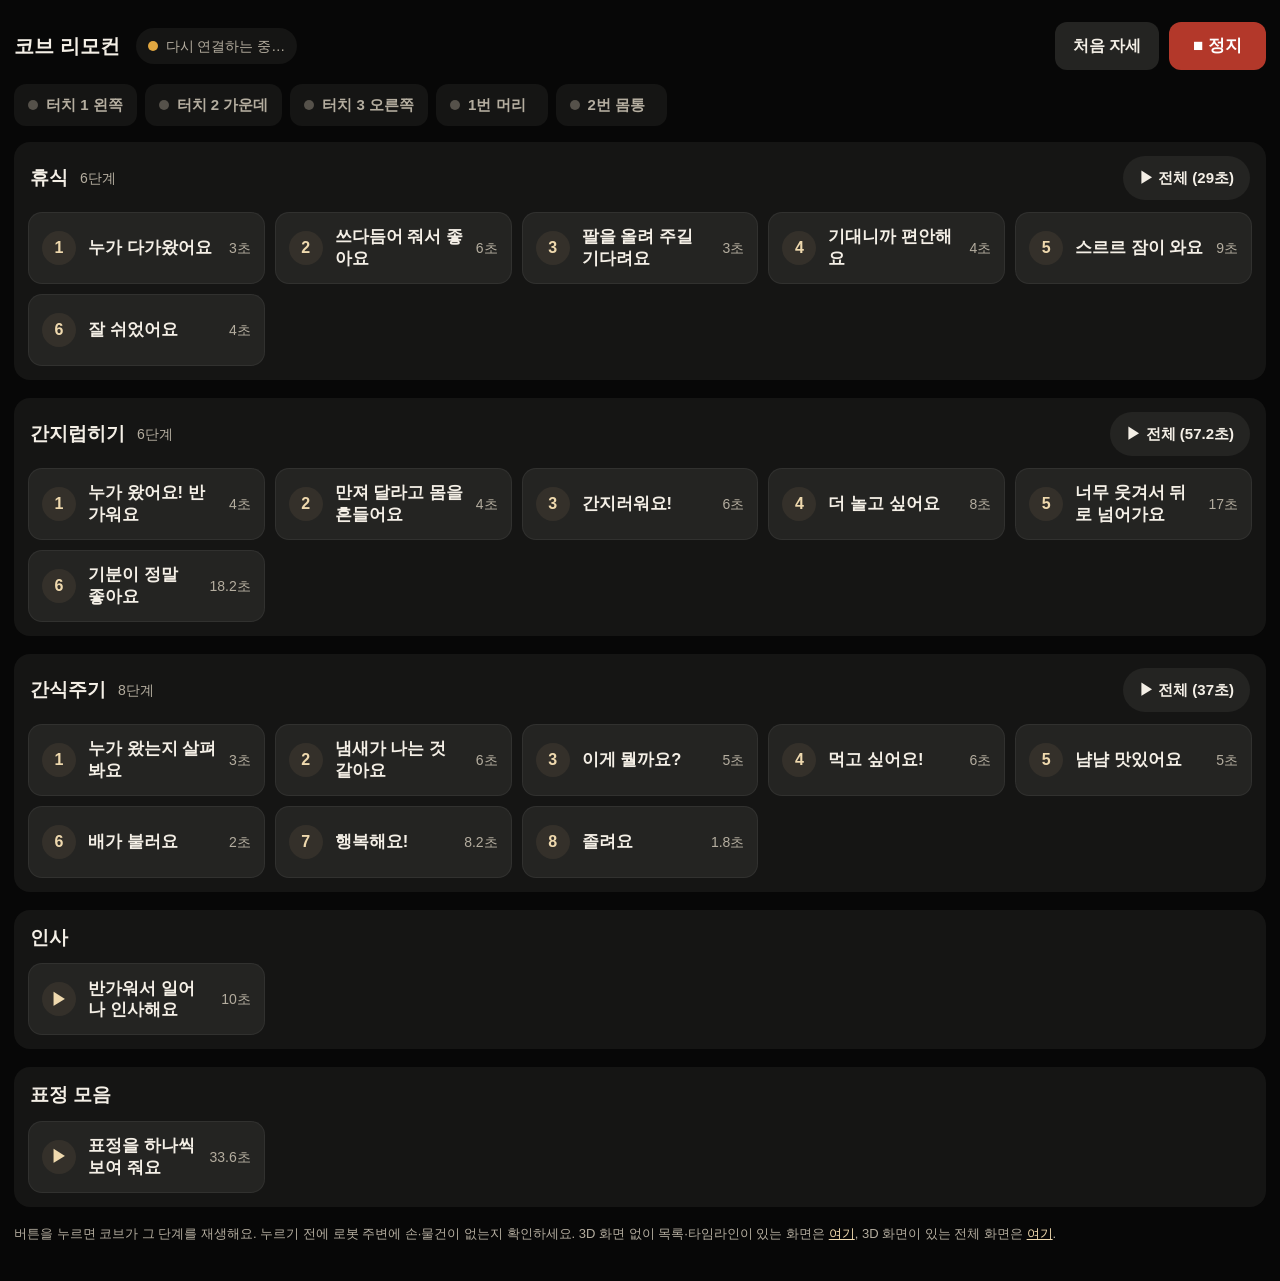
<file: ipad/remote.html>
<!doctype html>
<html lang="ko">
<head>
<meta charset="utf-8">
<meta name="viewport" content="width=device-width, initial-scale=1, viewport-fit=cover">
<title>코브 리모컨</title>
<meta name="apple-mobile-web-app-capable" content="yes">
<meta name="apple-mobile-web-app-title" content="코브">
<!-- 아이패드용 코브 리모컨 (/ipad): 3D 화면 없이 시나리오의 단계 버튼만. 누르면 코브가 그 단계 동작(코브에 넣어 둔 모션 파일)을 직접 재생한다.
     연결: 부스 브로커 ws://192.168.1.232:9001, 로봇 robot2 (주소 뒤 ?broker=ws://…&robot=… 로 바꿀 수 있다). 3D 화면이 있는 전체 화면은 주소 끝의 /ipad 를 빼면 된다 -->
<style>
:root{--bg:#070707;--panel:#151514;--ctl:#242422;--text:#f4efe6;--dim:#b4ad9f;--accent:#efd9ae;--ok:#8fbf7a;--warn:#e0a640;--err:#e2624b}
*{box-sizing:border-box}
html{-webkit-text-size-adjust:100%}
body{margin:0;min-height:100vh;background:var(--bg);color:var(--text);font:400 16px/1.45 "Google Sans Flex","Noto Sans KR",-apple-system,sans-serif;padding:max(12px,env(safe-area-inset-top)) max(14px,env(safe-area-inset-right)) 24px max(14px,env(safe-area-inset-left))}
button{font:inherit;color:inherit;border:0;cursor:pointer;touch-action:manipulation;-webkit-tap-highlight-color:transparent}
header{position:sticky;top:0;z-index:5;display:flex;flex-wrap:wrap;align-items:center;gap:10px;padding:10px 0 12px;background:var(--bg)}
h1{margin:0 6px 0 0;font-size:20px;font-weight:700}
.state{display:inline-flex;align-items:center;gap:8px;padding:8px 12px;border-radius:999px;background:var(--panel);font-size:14px;color:var(--dim)}
.dot{width:10px;height:10px;border-radius:50%;background:#5a564e}
.dot.connecting{background:var(--warn)}.dot.live{background:var(--ok);box-shadow:0 0 0 4px rgba(143,191,122,.2)}.dot.error{background:var(--err)}
.spacer{flex:1}
.hbtn{min-height:48px;padding:10px 18px;border-radius:12px;background:var(--ctl);font-size:16px;font-weight:600}
.hbtn.stop{background:#b3382a;color:#fff;font-size:17px;padding:10px 24px}
.hbtn:active{filter:brightness(1.2)}
.sensors{display:flex;flex-wrap:wrap;gap:8px;margin:2px 0 16px}
.pill{display:flex;align-items:center;gap:8px;padding:10px 14px;border-radius:12px;background:var(--panel);color:var(--dim);font-size:15px;font-weight:600;transition:background .12s,color .12s}
.pill i{width:10px;height:10px;border-radius:50%;background:#55514a}
.pill small{font-weight:400;font-size:14px}
.pill.on{background:var(--accent);color:#2a2008}.pill.on i{background:#2a2008}
section{margin:0 0 18px;padding:14px;border-radius:16px;background:var(--panel)}
.sec-head{display:flex;align-items:center;gap:12px;margin:0 2px 12px}
.sec-head h2{margin:0;font-size:19px;font-weight:700}
.sec-head .sub{color:var(--dim);font-size:14px}
.sec-head .all{margin-left:auto;min-height:44px;padding:8px 16px;border-radius:999px;background:var(--ctl);font-size:15px;font-weight:600}
.grid{display:grid;grid-template-columns:repeat(auto-fill,minmax(210px,1fr));gap:10px}
.step{display:flex;align-items:center;gap:12px;min-height:72px;padding:12px 14px;border-radius:14px;background:var(--ctl);text-align:left;box-shadow:inset 0 0 0 1px rgba(255,255,255,.06)}
.step .no{flex:none;display:grid;place-items:center;width:34px;height:34px;border-radius:50%;background:#34302a;color:var(--accent);font-weight:700;font-size:16px}
.step .nm{flex:1;min-width:0;font-size:16.5px;font-weight:600;line-height:1.3}
.step .du{flex:none;color:var(--dim);font-size:14px}
.step:active{filter:brightness(1.25)}
.step.run,.sec-head .all.run{background:var(--accent);color:#231b0c;box-shadow:none}
.step.run .no{background:#231b0c;color:var(--accent)}.step.run .du{color:#5a4a2a}
#msg{position:fixed;left:50%;bottom:max(18px,env(safe-area-inset-bottom));transform:translateX(-50%);padding:12px 20px;border-radius:999px;background:#34302a;color:var(--text);font-size:15px;opacity:0;transition:opacity .2s;pointer-events:none;max-width:calc(100vw - 32px);text-align:center}
#msg.show{opacity:1}
.foot{color:var(--dim);font-size:13px;margin-top:8px}
.foot a{color:var(--accent)}
</style>
</head>
<body>
<header>
  <h1>코브 리모컨</h1>
  <span class="state"><span class="dot" id="dot"></span><span id="stateTxt">연결 중…</span></span>
  <span class="spacer"></span>
  <button class="hbtn" id="home" title="처음(접힌) 자세로">처음 자세</button>
  <button class="hbtn stop" id="stop" title="지금 하는 동작을 바로 멈춰요">■ 정지</button>
</header>

<div class="sensors" id="sensors">
  <div class="pill" id="sT1"><i></i>터치 1 왼쪽</div>
  <div class="pill" id="sT2"><i></i>터치 2 가운데</div>
  <div class="pill" id="sT3"><i></i>터치 3 오른쪽</div>
  <div class="pill" id="sArm"><i></i>1번 머리 <small></small></div>
  <div class="pill" id="sFront"><i></i>2번 몸통 <small></small></div>
</div>

<main id="list"></main>
<p class="foot">버튼을 누르면 코브가 그 단계를 재생해요. 누르기 전에 로봇 주변에 손·물건이 없는지 확인하세요. 3D 화면 없이 목록·타임라인이 있는 화면은 <a href="./">여기</a>, 3D 화면이 있는 전체 화면은 <a href="../">여기</a>.</p>
<div id="msg"></div>

<script src="../lib/mqtt.min.js"></script>
<script>
// 코브에 넣어 둔 씬 이름(cove_scenes.py)과 웹 동작 이름. 2026-11-03 에 웹 시나리오·단계 동작으로 바꿔 넣은 것과 같다
const SCENARIOS = [
  { title: '휴식', all: 'rest', sec: 29, steps: [['rest_1_wake', '누가 다가왔어요', 3], ['rest_2_invite', '쓰다듬어 줘서 좋아요', 6], ['rest_3_nibble', '팔을 올려 주길 기다려요', 3], ['rest_4_lean', '기대니까 편안해요', 4], ['rest_5_sleep', '스르르 잠이 와요', 9], ['rest_6_release', '잘 쉬었어요', 4]] },
  { title: '간지럽히기', all: 'tickle', sec: 57.2, steps: [['tickle_1_look', '누가 왔어요! 반가워요', 4], ['tickle_2_invite', '만져 달라고 몸을 흔들어요', 4], ['tickle_3_squirm', '간지러워요!', 6], ['tickle_4_enjoy', '더 놀고 싶어요', 8], ['tickle_5_laugh', '너무 웃겨서 뒤로 넘어가요', 17], ['tickle_6_end', '기분이 정말 좋아요', 18.2]] },
  { title: '간식주기', all: 'snack', sec: 37, steps: [['snack_1_look', '누가 왔는지 살펴봐요', 3], ['snack_2_sniff', '냄새가 나는 것 같아요', 6], ['snack_3_curious', '이게 뭘까요?', 5], ['snack_4_expect', '먹고 싶어요!', 6], ['snack_5_eat', '냠냠 맛있어요', 5], ['snack_6_full', '배가 불러요', 2], ['snack_7_happy', '행복해요!', 8.2], ['snack_8_sleepy', '졸려요', 1.8]] },
  { title: '인사', all: null, steps: [['greet', '반가워서 일어나 인사해요', 10]] },
  { title: '표정 모음', all: null, steps: [['expressions', '표정을 하나씩 보여 줘요', 33.6]] },
];
const q = new URLSearchParams(location.search);
// 부스 제어 PC(브로커) 주소는 바뀔 때가 있어서(.232 → .206) 응답하지 않으면 다음 주소로 바꿔 본다. ?broker= 로 정하면 그 주소만 쓴다
const HOSTS = q.get('broker') ? [q.get('broker')] : ['ws://192.168.1.206:9001', 'ws://192.168.1.232:9001'], ROBOT = q.get('robot') || 'robot2';
let hostIdx = 0;
const $ = (s) => document.querySelector(s);
const msgEl = $('#msg'); let msgT = 0;
const say = (t) => { msgEl.textContent = t; msgEl.classList.add('show'); clearTimeout(msgT); msgT = setTimeout(() => msgEl.classList.remove('show'), 2200); };

// 버튼 만들기
const btns = new Map();
SCENARIOS.forEach((sc) => {
  const sec = document.createElement('section');
  const head = document.createElement('div'); head.className = 'sec-head';
  head.innerHTML = '<h2></h2><span class="sub"></span>';
  head.children[0].textContent = sc.title;
  head.children[1].textContent = sc.steps.length > 1 ? `${sc.steps.length}단계` : '';
  if (sc.all) { const a = document.createElement('button'); a.className = 'all'; a.textContent = `▶ 전체 (${sc.sec}초)`; a.onclick = () => run(sc.all, `${sc.title} 전체`); head.appendChild(a); btns.set(sc.all, a); }
  const grid = document.createElement('div'); grid.className = 'grid';
  sc.steps.forEach(([name, label, s], k) => {
    const b = document.createElement('button'); b.className = 'step'; b.dataset.label = label;
    b.innerHTML = '<span class="no"></span><span class="nm"></span><span class="du"></span>';
    b.children[0].textContent = sc.steps.length > 1 ? k + 1 : '▶'; b.children[1].textContent = label; b.children[2].textContent = `${s}초`;
    b.onclick = () => run(name, label);
    grid.appendChild(b); btns.set(name, b);
  });
  sec.append(head, grid); $('#list').appendChild(sec);
});

// 브로커 연결: 코브에 명령을 보내고(booth/<로봇>/cmd), 상태·센서를 받는다(status 1초마다, sense 는 바뀔 때 바로)
let client = null, live = false, lastStatus = 0;
const setState = (cls, txt) => { $('#dot').className = 'dot ' + cls; $('#stateTxt').textContent = txt; };
function send(obj) {
  if (!client || !client.connected) { say('코브와 연결되지 않았어요'); return false; }
  client.publish(`booth/${ROBOT}/cmd`, JSON.stringify(obj), { qos: 0 }); return true;
}
function run(name, label) { if (send({ cmd: 'scene', name })) say(`${label} — 재생해요`); }
$('#stop').onclick = () => { if (send({ cmd: 'stop' })) say('정지했어요'); };
$('#home').onclick = () => { if (send({ cmd: 'scene', name: 'home' })) say('처음 자세로 가요'); };

const pill = (id, on, small) => { const el = $('#' + id); el.classList.toggle('on', !!on); const s = el.querySelector('small'); if (s && small != null) s.textContent = small; };
function applySense(sn) {
  if (!sn || typeof sn !== 'object') return;
  if (Array.isArray(sn.touch_each)) ['sT1', 'sT2', 'sT3'].forEach((id, i) => pill(id, sn.touch_each[i]));
  if (typeof sn.arm === 'boolean') pill('sArm', sn.arm, typeof sn.top_mm === 'number' ? `${sn.top_mm}mm` : '');
  if (typeof sn.person === 'boolean') pill('sFront', sn.person, typeof sn.front_mm === 'number' ? `${sn.front_mm}mm` : '');
}
function onStatus(msg) {
  if (!msg || typeof msg !== 'object') return;
  lastStatus = Date.now(); live = true;
  const cur = typeof msg.scene === 'string' && msg.scene ? msg.scene : null;
  btns.forEach((b, name) => b.classList.toggle('run', name === cur));
  const b = cur && btns.get(cur);
  setState('live', cur ? `재생 중 · ${b ? (b.dataset.label || b.textContent) : cur}` : '연결됨 · 대기');
  if (msg.sense) applySense(msg.sense);
}
function connect() {
  if (!window.mqtt) { setState('error', '연결 도구를 못 불러왔어요'); return; }
  setState('connecting', '연결 중…');
  const url = HOSTS[hostIdx % HOSTS.length];
  const c = client = window.mqtt.connect(url, { clientId: 'cove-ipad-' + Math.random().toString(16).slice(2, 8), connectTimeout: 5000, reconnectPeriod: 3000, clean: true });
  const fb = setTimeout(() => { if (client === c && !c.connected && HOSTS.length > 1) { try { c.end(true); } catch {} hostIdx++; connect(); } }, 6000);   // 6초 안에 안 되면 다음 주소
  client.on('connect', () => { clearTimeout(fb); setState('connecting', '연결됨 · 코브 응답 기다리는 중'); client.subscribe([`booth/${ROBOT}/status`, `booth/${ROBOT}/sense`]); });
  client.on('message', (t, payload) => {
    let msg; try { msg = JSON.parse(new TextDecoder().decode(payload)); } catch { return; }
    if (t.endsWith('/status')) onStatus(msg); else if (t.endsWith('/sense')) applySense(msg);
  });
  client.on('reconnect', () => setState('connecting', '다시 연결하는 중…'));
  client.on('offline', () => setState('error', '연결 끊김 · 부스 와이파이를 확인하세요'));
  client.on('error', () => setState('error', '연결 오류 · 부스 와이파이를 확인하세요'));
}
setInterval(() => { if (live && Date.now() - lastStatus > 4000) { live = false; setState('connecting', '연결됨 · 코브 응답 없음'); } }, 1000);
connect();
</script>
</body>
</html>
</file>
